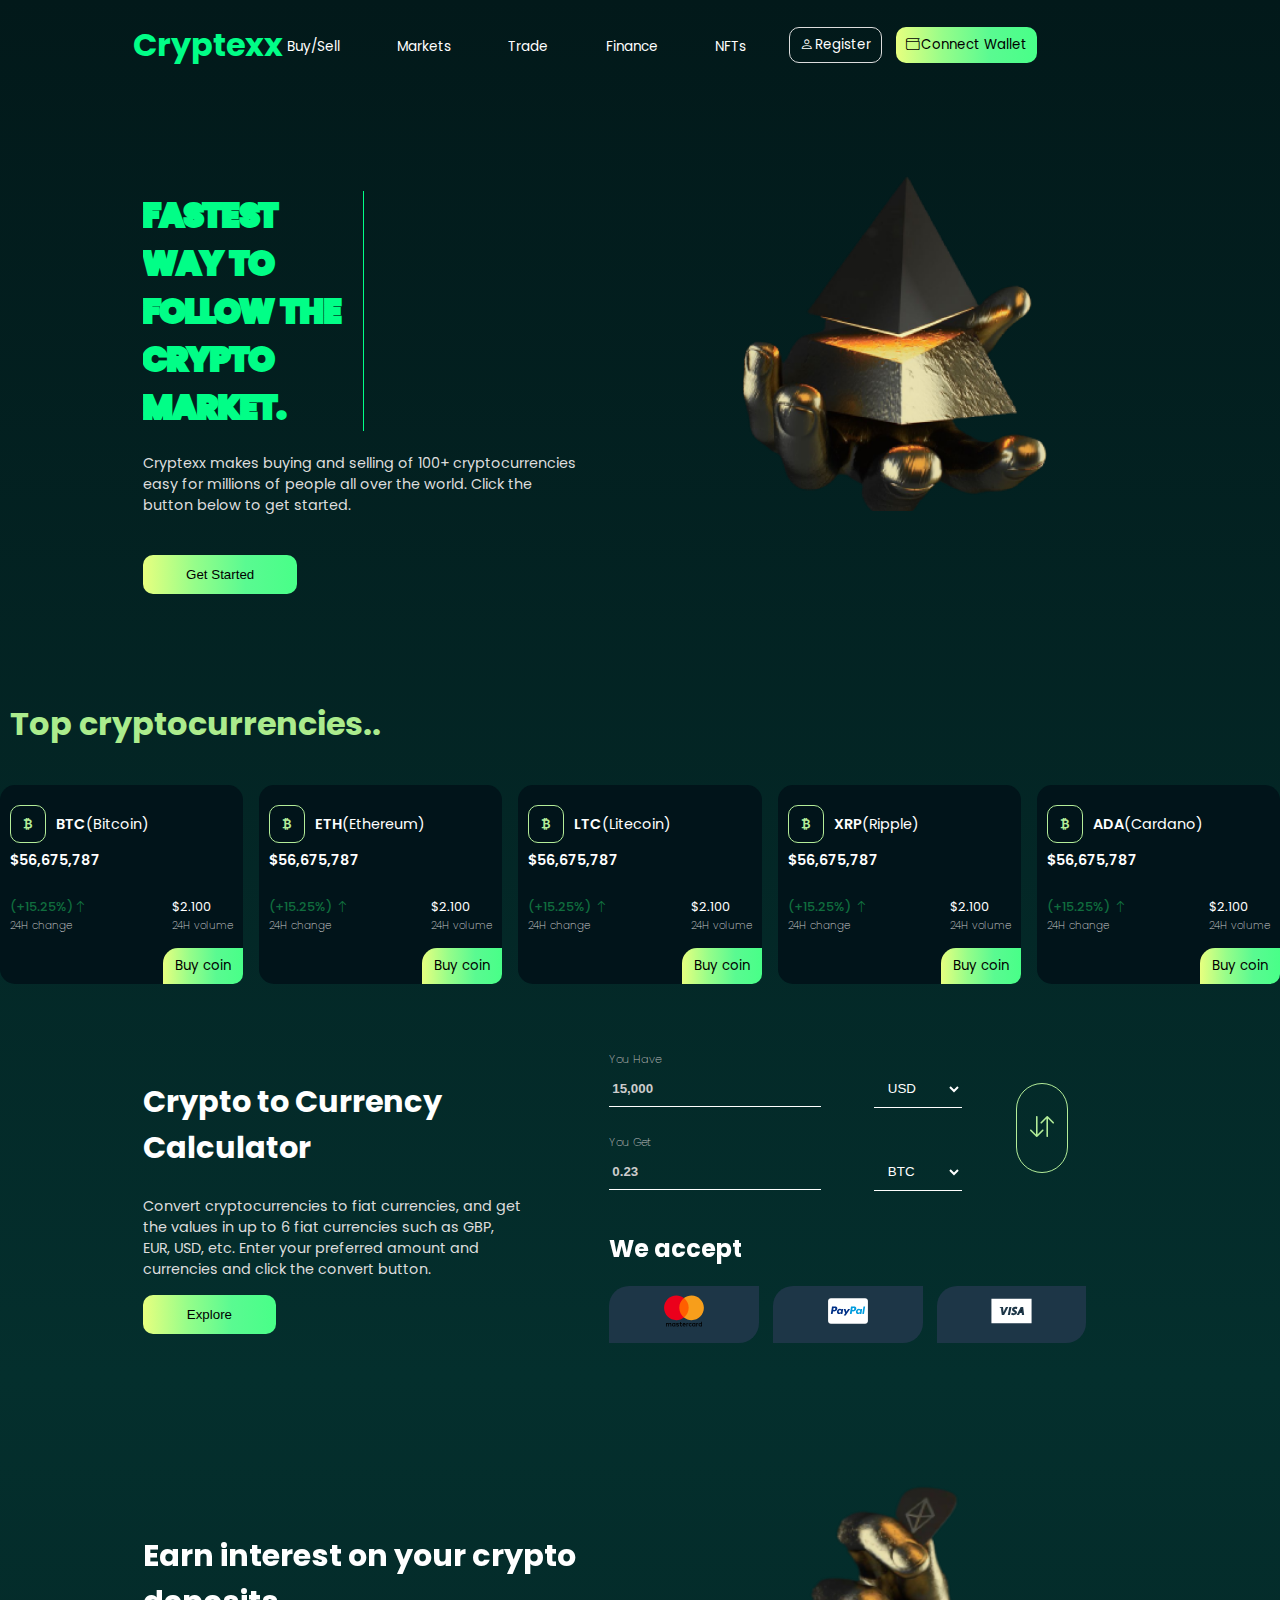
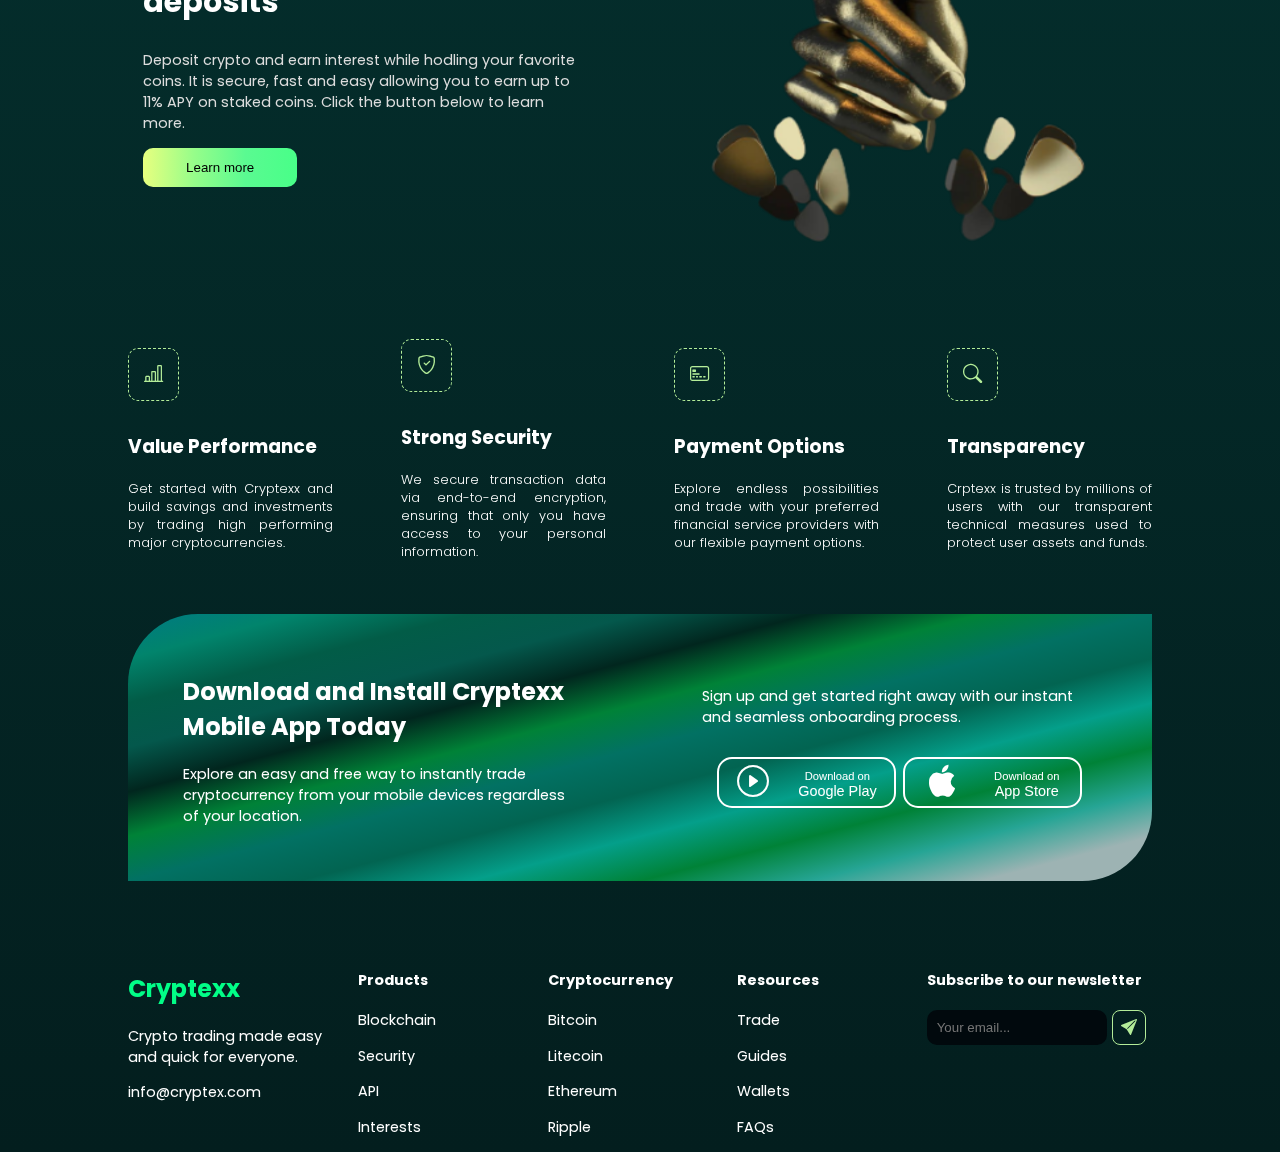
<file: index.html>
<!DOCTYPE html>
<html lang="en">
<head>
    <meta charset="UTF-8">
    <meta http-equiv="X-UA-Compatible" content="IE=edge">
    <meta name="viewport" content="width=device-width, initial-scale=1.0">
    <title>Cryptexx</title>
    <link rel="stylesheet" href="style.css">
</head>
<body>
    <!-- header section -->
    <header>
        <div class="logo-div">
            <h1><a href="index.html">Cryptexx</a></h1>
        </div>

        <nav class="large-screen">
            <ul>
                <li><a href="buy-sell.html">Buy/Sell</a></li>
                <li><a href="#">Markets</a></li>
                <li><a href="#">Trade</a></li>
                <li><a href="#">Finance</a></li>
                <li><a href="#">NFTs</a></li>
            </ul>
        </nav>

        <div class="buttons">
            <button class="register"><i class="bi bi-person"></i>Register</button>
            <button class="connect"><i class="bi bi-wallet"></i>Connect Wallet</button>
        </div>

        <i class="bi bi-list" id="icon" onclick="toggleNav()"></i>
    </header>

    <div class="mobile-nav">
        <nav class="mobile-screen">
            <ul>
                <li><a href="index.html">Home</a></li>
                <li><a href="buy-sell.html">Buy/Sell</a></li>
                <li><a href="#">Markets</a></li>
                <li><a href="#">Trade</a></li>
                <li><a href="#">Finance</a></li>
                <li><a href="#">NFTs</a></li>
                <button class="register"><i class="bi bi-person"></i>Register</button>
                <br>
                <button class="connect"><i class="bi bi-wallet"></i>Connect Wallet</button>
            </ul>
        </nav>
    </div>

    <!-- landing page banner -->
    <div class="banner">
        <div class="text">
            <h1 class="heading-text" data-text="Fastest"> way to follow the crypto market.</h1>
            <p>
                Cryptexx makes buying and selling of 100+ cryptocurrencies easy for millions of people all over the world.
                Click the button below to get started.
            </p>
            <br>
            <button>Get Started</button>
        </div>

        <div class="image">
            <img  class="banner-image" src="images/banner-image.png" alt="image from Pinterest">
        </div>
    </div>

    <!-- row displaying cryptocurrencies information -->
    <div class="crypto-heading">
        <h2>Top cryptocurrencies..</h2>
    </div>
    <div class="crypto-row">
        <div class="crypto">
            <div class="crypto-coin">
                <p class="crypto-name"><i class="bi bi-currency-bitcoin"></i><span class="bold">BTC</span>(Bitcoin)</p>
                <p class="crypto-price">$56,675,787</p>
            </div>    
            <div class="crypto-info">
                <p class="percent">
                    (+15.25%)<i class="bi bi-arrow-up"></i>
                    <br>
                    <span>24H change</span>
                </p>
                <p class="value">
                    $2.100
                    <br>
                    <span>24H volume</span>
                </p>
            </div>
            <button>Buy coin</button>
        </div>

        <div class="crypto">
            <div class="crypto-coin">
                <p class="crypto-name"><i class="bi bi-currency-bitcoin"></i><span class="bold">ETH</span>(Ethereum)</p>
                <p class="crypto-price">$56,675,787</p>
            </div>
            <div class="crypto-info">
                <p class="percent">
                    (+15.25%) <i class="bi bi-arrow-up"></i>
                    <br>
                    <span>24H change</span>
                </p>

                <p class="value">
                    $2.100
                    <br>
                    <span>24H volume</span>
                </p>
            </div>
            <button>Buy coin</button>
        </div>

        <div class="crypto">
            <div class="crypto-coin">
                <p class="crypto-name"><i class="bi bi-currency-bitcoin"></i><span class="bold">LTC</span>(Litecoin)</p>
                <p class="crypto-price">$56,675,787</p>
            </div>
            <div class="crypto-info">
                <p class="percent">
                    (+15.25%) <i class="bi bi-arrow-up"></i>
                    <br>
                    <span>24H change</span>
                </p>

                <p class="value">
                    $2.100
                    <br>
                    <span>24H volume</span>
                </p>
            </div>
            <button>Buy coin</button>
        </div>

        <div class="crypto">
            <div class="crypto-coin">
                <p class="crypto-name"><i class="bi bi-currency-bitcoin"></i><span class="bold">XRP</span>(Ripple)</p>
                <p class="crypto-price">$56,675,787</p>
            </div>
            <div class="crypto-info">
                <p class="percent">
                    (+15.25%) <i class="bi bi-arrow-up"></i>
                    <br>
                    <span>24H change</span>
                </p>

                <p class="value">
                    $2.100
                    <br>
                    <span>24H volume</span>
                </p>
            </div>
            <button>Buy coin</button>
        </div>

        <div class="crypto">
            <div class="crypto-coin">
                <p class="crypto-name"><i class="bi bi-currency-bitcoin"></i><span class="bold">ADA</span>(Cardano)</p>
                <p class="crypto-price">$56,675,787</p>
            </div>
            <div class="crypto-info">
                <p class="percent">
                    (+15.25%) <i class="bi bi-arrow-up"></i>
                    <br>
                    <span>24H change</span>
                </p>

                <p class="value">
                    $2.100
                    <br>
                    <span>24H volume</span>
                </p>
            </div>
            <button>Buy coin</button>
        </div>

        <!-- <div class="crypto">
            <div class="crypto-coin">
                <p class="crypto-name"><i class="bi bi-currency-bitcoin"></i><span class="bold">BTC</span>(Bitcoin)</p>
                <p class="crypto-price">$56,675,787</p>
            </div>
            <div class="crypto-info">
                <p class="percent">
                    (+15.25%) <i class="bi bi-arrow-up"></i>
                    <br>
                    <span>24H change</span>
                </p>

                <p class="value">
                    $2.100
                    <br>
                    <span>24H volume</span>
                </p>
            </div>
            <button>Buy coin</button>
        </div>

        <div class="crypto">
            <div class="crypto-coin">
                <p class="crypto-name"><i class="bi bi-currency-bitcoin"></i><span class="bold">BTC</span>(Bitcoin)</p>
                <p class="crypto-price">$56,675,787</p>
            </div>
            <div class="crypto-info">
                <p class="percent">
                    (+15.25%) <i class="bi bi-arrow-up"></i>
                    <br>
                    <span>24H change</span>
                </p>

                <p class="value">
                    $2.100
                    <br>
                    <span>24H volume</span>
                </p>
            </div>
            <button>Buy coin</button>
        </div>

        <div class="crypto">
            <div class="crypto-coin">
                <p class="crypto-name"><i class="bi bi-currency-bitcoin"></i><span class="bold">BTC</span>(Bitcoin)</p>
                <p class="crypto-price">$56,675,787</p>
            </div>
            <div class="crypto-info">
                <p class="percent">
                    (+15.25%) <i class="bi bi-arrow-up"></i>
                    <br>
                    <span>24H change</span>
                </p>

                <p class="value">
                    $2.100
                    <br>
                    <span>24H volume</span>
                </p>
            </div>
            <button>Buy coin</button>
        </div>

        <div class="crypto">
            <div class="crypto-coin">
                <p class="crypto-name"><i class="bi bi-currency-bitcoin"></i><span class="bold">BTC</span>(Bitcoin)</p>
                <p class="crypto-price">$56,675,787</p>
            </div>
            <div class="crypto-info">
                <p class="percent">
                    (+15.25%) <i class="bi bi-arrow-up"></i>
                    <br>
                    <span>24H change</span>
                </p>

                <p class="value">
                    $2.100
                    <br>
                    <span>24H volume</span>
                </p>
            </div>
            <button>Buy coin</button>
        </div>

        <div class="crypto">
            <div class="crypto-coin">
                <p class="crypto-name"><i class="bi bi-currency-bitcoin"></i><span class="bold">SOL</span>(Bitcoin)</p>
                <p class="crypto-price">$56,675,787</p>
            </div>
            <div class="crypto-info">
                <p class="percent">
                    (+15.25%) <i class="bi bi-arrow-up"></i>
                    <br>
                    <span>24H change</span>
                </p>

                <p class="value">
                    $2.100
                    <br>
                    <span>24H volume</span>
                </p>
            </div>
            <button>Buy coin</button>
        </div> -->
    </div>

    <!-- rows for displaying calculator and other information -->
    <div class="row">
        <div class="text">
            <h2>Crypto to Currency Calculator</h2>
            <p>
                Convert cryptocurrencies to fiat currencies, and get the values 
                in up to 6 fiat currencies such as GBP, EUR, USD, etc.
                Enter your preferred amount and currencies and click the convert button.
            </p>
            <button>Explore</button>
        </div>

        <div class="calculator">
            <div class="calculate">
                <form action="">
                    <div>
                        <label for="">You Have</label>
                        <div class="calc">
                            <input type="text" name="currency-amount" id="currency-amount" inputmode="numeric" autofocus placeholder="15,000">
                            <select name="currency" id="currency" value="NGN">
                                <option value="USD">USD</option>
                                <option value="NGN">NGN</option>
                                <option value="GBP">GBP</option>
                                <option value="EUR">EUR</option>
                                <option value="CAD">CAD</option>
                                <option value="CNY">CNY</option>
                            </select>
                        </div>
                    </div>
    
                    <div>
                        <label for="">You Get</label>
                        <div class="calc">
                            <input type="text" name="crypto-amount" id="crypto-amount" placeholder="0.23" readonly>
                            <select name="crypto" id="crypto" value="BTC">
                                <option value="BTC">BTC</option>
                                <option value="ETH">ETH</option>
                                <option value="LTC">LTC</option>
                                <option value="ADA">ADA</option>
                                <option value="XRP">XRP</option>
                                <option value="SOL">SOL</option>
                            </select>
                        </div>
                    </div>
                </form>
                <div>
                    <button><i class="bi bi-arrow-down-up"></i></button>
                </div>
            </div>

            <h2>We accept</h2>
            <div class="payment-options">
                <div>
                    <img src="images/mastercard.svg" alt="Mastercard Logo" class="mastercard pay-logo" >
                </div>
                <div>
                    <img src="images/paypal.svg" alt="Paypal Logo" class="paypal pay-logo">
                </div>
                <div>
                    <img src="images/visa.svg" alt="Visa Logo" class="visa pay-logo">
                </div>
                <!-- <div class="paystack">
                    <img src="" alt="">
                </div> -->
            </div>
        </div>
    </div>

    <div class="deposit-row">
        <div class="text">
            <h2>Earn interest on your crypto deposits</h2>
            <p>
                Deposit crypto and earn interest while hodling your favorite coins. 
                It is secure, fast and easy allowing you to earn up to 11% APY on staked coins. 
                Click the button below to learn more.
            </p>
            <button>Learn more</button>
        </div>

        <div class="image">
            <img class="deposit-image" src="images/deposit.png" alt="image from pinterest">
        </div>
    </div>

    <!--About us and our core values section -->
    <div class="about">
        <div>
            <i class="bi bi-bar-chart-line"></i>
            <br><br>
            <h3>Value Performance</h3>
            <p>
                Get started with Cryptexx and build savings and 
                investments by trading high performing major cryptocurrencies.
            </p>
        </div>

        <div>
            <i class="bi bi-shield-check"></i>
            <br><br>
            <h3>Strong Security</h3>
            <p>
                We secure transaction data via end-to-end encryption, 
                ensuring that only you have access to your personal information.
            </p>
        </div>

        <div>
            <i class="bi bi-credit-card-2-front"></i>
            <br><br>
            <h3>Payment Options</h3>
            <p>
                Explore endless possibilities and trade with your preferred financial service 
                providers with our flexible payment options.
                
            </p>
        </div>

        <div>
            <i class="bi bi-search"></i>
            <br><br>
            <h3>Transparency</h3>
            <p>
                Crptexx is trusted by millions of users with our transparent technical measures 
                used to protect user assets and funds.
            </p>
        </div>
    </div>

    <!-- Install mobile apps section -->
    <div class="row install-apps">
        <div>
            <h2>Download and Install Cryptexx Mobile App Today</h2>
            <p> 
                Explore an easy and free way to instantly trade cryptocurrency from 
                your mobile devices regardless of your location.
            </p>
        </div>

        <div>
            <p>Sign up and get started right away with our instant and seamless onboarding process. </p>
            <div class="buttons">
                <button>
                    <i class="bi bi-play-circle"></i>
                    <p><span class="small">Download on</span><br>Google Play</p>
                </button>
                <button>
                    <i class="bi bi-apple"></i>
                    <p><span class="small">Download on</span><br>App Store</p>
                </button>
            </div>
        </div>
    </div>

    <footer>
        <div class="foot">
            <h2>Cryptexx</h2>
            <p>Crypto trading made easy and quick for everyone.</p>
            <p>info@cryptex.com</p>
        </div>

        <div class="foot">
            <h4>Products</h4>
            <p>Blockchain</p>
            <p>Security</p>
            <p>API</p>
            <p>Interests</p>
        </div>

        <div class="foot">
            <h4>Cryptocurrency</h4>
            <p>Bitcoin</p>
            <p>Litecoin</p>
            <p>Ethereum</p>
            <p>Ripple</p>
        </div>

        <div class="foot">
            <h4>Resources</h4>
            <p>Trade</p>
            <p>Guides</p>
            <p>Wallets</p>
            <p>FAQs</p>
        </div>

        <div class="foot">
            <h4>Subscribe to our newsletter</h4>
            <form class="subscribe">
                <input type="email" autofocus required placeholder="Your email...">
                <i id="subscribe" class="bi bi-send-fill"></i>
            </form>
        </div>
    </footer>

    <script src="script.js"></script>
</body>
</html>
</file>
<file: style.css>
/* #49F992
#92A7AA
#FFF */
@import url('https://fonts.googleapis.com/css2?family=Poppins&display=swap');
@import url("https://cdn.jsdelivr.net/npm/bootstrap-icons@1.8.3/font/bootstrap-icons.css");

*{
    box-sizing: border-box;
}

body{
    margin: 0;
    padding: 0;
    background: linear-gradient(#02191A, #042F2D, #031E1E);
    color: #FFF;
    font-family: 'Poppins', sans-serif;
}

header{
    width: 80%;
    height: 10vh;
    margin: auto;
    padding: 10px 10px 10px 5px;
    display: flex;
    justify-content: space-between;
    align-items: center;
    background: transparent;
}

.logo-div{
    width: 10%;
}

.logo-div h1 a, .foot h2{
    text-decoration: none;
    color: #01FE87;
    
}

nav{
    width: 50%;
}

nav ul{
    display: flex;
    justify-content: space-between;
    align-items: center;
}

nav ul li{
    display: inline;
    list-style: none;
}

nav ul li a{ 
    padding: 3px;
    text-decoration: none;
    color: #FFF;
    font-size: 0.85rem;
}

nav ul li a:hover{ 
    border-bottom: 2px solid #48ff88;
}

header .buttons{
    width: 35%;
    margin-left: 30px;
}

.register{
    padding: 7px 10px;
    color: #FFF;
    background: transparent;
    border: 1px solid #ddd;
    outline: none;
    border-radius: 10px;
    margin-right: 10px;
    font-family: inherit;
}

.connect{
    padding: 8px 10px;
    color: #000;
    background: linear-gradient(to right, #E7FF7F, #96FD8A,#5AFA91, #48ff88);
    border: none;
    outline: none;
    border-radius: 10px;
    font-family: inherit;
}

.bi-person, .bi-wallet{
    margin-right: 2px;
}

.bi-list, .bi-x{
    padding: 2px 10px;
    display: none;  
    font-size: 2.5rem;
    border-radius: 15px;
    font-weight: 600;
}

.bi-list{
    color: #48FF88;
    border: 2px solid #48FF88;
}

.bi-x{
    color: #042F2D;
    border: 2px solid #042F2D;
}

.mobile-nav{
    width: 100%;
    height: 100vh;
    display:none;
    position: fixed;
    top: 0;
    left: 0;
    background: #01FE87;
    z-index: 7;
}

nav.mobile-screen{
    width: 75%;
    margin: auto;
}

nav.mobile-screen ul{
    display: flex;
    flex-direction: column;
    justify-content: space-between;
    align-items: center;
}

nav.mobile-screen ul li{
    display: inline;
    list-style: none;
    margin-bottom: 25px;
}

nav.mobile-screen ul li a{ 
    padding: 10px;
    text-decoration: none;
    color: #042F2D;
    font-size: 1.5rem;
}

nav.mobile-screen ul li a:hover{ 
    border-bottom: 2px solid #042F2D;
}

.mobile-screen ul .register, .mobile-screen ul .connect{
    padding: 9px 12px;
    color: #000;
    background: linear-gradient(to right, #E7FF7F, #96FD8A,#5AFA91, #48ff88);
    border: 1px solid #042F2D;
    outline: none;
    border-radius: 10px;
    font-family: inherit;
}

@media (min-width: 769px) and (max-width: 991px){
    header{
        width: 95%;
        margin: auto;
    }
    
    .logo-div{
        width: 10%;
    }

    .logo-div h2, .foot h2{
        font-size: 1.5rem;
    }
    
    nav.large-screen{
        width: 45%;
    }

    nav.large-screen ul li a{ 
        padding: 2px;
        font-size: 0.8rem;
    }
    
    header .buttons{
        width: 45%;
    }

    .register{
        margin-right: 5px;
    }

    .register, .connect{
        padding: 6px 9px;
    }

    .bi-list{
        display: none;
    }
}

@media (max-width: 768px){
    header{
        width: 95%;
        justify-content: space-between;
        padding: 15px 20px;
    }

    nav.large-screen, header .buttons{
        display: none;
    }

    .bi-list, .bi-x{
        display: block;
        z-index: 10;
    }
}

.banner{
    width: 80%;
    margin: 70px auto 0;
    display: flex;
    justify-content: space-between;
    align-items: center;
}

.row, .deposit-row, .about{
    width: 80%;
    margin: 40px auto;
    display: flex;
    justify-content: space-between;
    align-items: center;
}

.text{
    width: 46%;
    padding: 10px 15px;
}

.image{
    width: 50%;
    padding: 10px;
}

.banner-image{
    width: 100%;
    max-height: 500px;
    margin: -150px auto 0;
}

.deposit-image{
    width: 100%;
    max-height: 500px;
    margin: auto ;
}

.banner .text{
    height: 500px;
}

.banner .text p, .row .text p, .deposit-row .text p{
    color: #DDD;
    font-size: 0.9rem;
}

.text button{
    width: 35%;
    padding: 12px 15px;
    color: #000;
    background: linear-gradient(to right, #E7FF7F, #96FD8A,#5AFA91, #48ff88);
    border: none;
    outline: none;
    border-radius: 10px;
}

.register:hover, .connect:hover, .text button:hover{
    transform: scale(1.01);
    box-shadow: rgba(149, 157, 165, 0.2) 0px 2px 10px 10px;
}

@media (min-width: 769px) and (max-width: 991px){
    .banner, .row, .deposit-row, .about{
        width: 90%;
        margin: 40px auto 20px;
    }    
    
    .text{
        width: 48%;
        padding: 10px;
    }
    
    .image{
        width: 51%;
    }
    
    .text button{
        width: 45%;
    }
}

@media (max-width: 768px){
    .banner, .row, .deposit-row, .about{
        width: 90%;
        flex-direction: column;
    }
    
    .text, .image{
        width: 100%;
    }

    .banner-image{
        width: 100%;
        max-height: 500px;
        margin: auto;
    }

    .text{
        margin-bottom: 20px;
    }
    
    .text button{
        width: 50%;
    }

    .banner .text p, .row .text p, .deposit-row .text p{
        font-size: 1.1rem;
    }
}

.crypto-heading{
    width: 80%;
    margin: 30px 0 10px;
}

.crypto-heading h2{
    padding: 10px;
    color: #ABEC8D;
    font-size: 2rem;
}

.crypto-row{
    width: 100%;
    margin: 10px auto 30px;
    display: flex;
    justify-content: space-between;
    align-items: center;
    flex-wrap: wrap;
}

.crypto{
    width: 19%;
    margin-bottom: 20px;
    padding: 15px 10px 12px;
    position: relative;
    background-color:#01141a;
    border-radius: 15px;
}

.crypto-name{
    margin-bottom: 15px;
    font-size: 0.9rem;
}

.crypto-name .bi{
    padding: 8px 10px;
    margin-right: 10px;
    border: 1px solid #B4ED99;
    border-radius: 10px;
    color: #B4ED99;
}

.crypto-name .bold{
    font-weight: 600;
}

.crypto-price{
    font-size: 0.9rem;
    font-weight: 600;
}

.crypto-info{
    width: 100%;
    display: flex;
    justify-content:space-between;
    align-items:center;
    margin-bottom: 25px;
}

.crypto-info .percent{
    color:#106D3E;
    font-size: 0.8rem;
    font-weight: 500;
}

.crypto-info .value{
    color:#FFF;
    font-size: 0.8rem;
}

.crypto-info .percent span, .crypto-info .value span{
    color: #CCC;
    font-size: 0.65rem;
    font-weight: 200;
}

.crypto button{
    margin: 0;
    padding: 8px 12px;
    position: absolute;
    bottom: 0;
    right: 0;
    background: linear-gradient(to right, #E7FF7F, #96FD8A,#5AFA91, #48ff88);
    color: #000;
    font-family: inherit;
    border: none;
    outline: none;
    border-top-left-radius: 15px;
    border-bottom-right-radius: 10px;
}

.crypto button:hover{
    transform: scale(1.02);
}

@media (min-width: 769px) and (max-width: 991px){
    .crypto-heading h2{
        font-size: 1.8rem;
    }
    
    .crypto{
        width: 24%;
    }

    .crypto:last-of-type{
        display:none;
    }
    
    .crypto button{
        padding: 7px 11px;
    } 
}

@media (max-width: 768px){
    .crypto-heading h2{
        font-size: 1.5rem;
    }
    
    .crypto-row{
        flex-direction: column;
    }
    
    .crypto{
        width: 75%;
        margin: 15px auto;
        padding: 15px ;
    }

    .crypto:last-of-type{
        display:none;
    }
    
    .crypto button{
        padding: 9px 15px;
    }

    .crypto-name, .crypto-price{
        font-size: 1.1rem;
        font-weight: 500;
    }
}

.row .text{
    width: 40%;
    padding: 10px 15px;
}

.row .text h2, .deposit-row .text h2{
    font-size: 1.9rem;
}

.calculator{
    width: 53%;
}

.calculate{
    width: 100%;
    display: flex;
    justify-content: space-between;
    align-items: center;
}

.calculate form{
    width: 65%;
    display: flex;
    flex-direction: column;
    justify-content: space-between;
    align-items: flex-start;
}

.calculate div{
    width: 25%;
    margin-left: 15px;
}

.calculate div button{
    height: 90px;
    padding: 10px 13px;
    border: 1px solid #B4ED99;
    border-radius: 30px;
    background: transparent;
    color: #B4ED99;
    font-size: 1.5rem;
}

.calculate div button:hover{
    color: #000;
    background: #B4ED99;
}

.calculate form div{
    width:100%;
    margin: 0;
}

.calculate form div label{
    font-size: 0.7rem;
    font-weight: 200;
    color: #BBB;
}

.calculate form div .calc{
    width: 100%;
    display: flex;
    justify-content:space-between;
    align-items:center;
    margin-bottom: 20px;
}

form div .calc input{
    width: 60%;
    padding: 10px 10px 10px 3px;
    background: transparent;
    color: #FFF;
    outline: none;
    border: none;
    border-bottom: 1px solid #FFF;
    font-weight: 600;
}

form div .calc input::placeholder{
    color: #CCC;
}

form div .calc select{
    width: 25%;
    padding: 10px;
    background: transparent;
    color: #FFF;
    outline: none;
    border: none;
    border-bottom: 1px solid #FFF;
}

form div .calc option{
    color: #000;
    background:  #48ff88;
}

.payment-options{
    width: 95%;
}

.payment-options div{
    width: 29%;
    padding: 5px;
    margin-right: 2%;
    display: inline-block;
    background: #1d3647;
    text-align: center;
    border-top-left-radius: 20px;
    border-bottom-right-radius: 20px;
}

.pay-logo{
    width: 95%;
    margin: auto;
    height: 40px;
}

@media (min-width: 769px) and (max-width: 991px){
    .row .text{
        width: 44%;
        padding: 10px 20px;
    }
    
    .row .text h2, .deposit-row .text h2{
        font-size: 1.5rem;
    }
    
    .calculator{
        width: 54%;
    }

    form div .calc select{
        width: 30%;
    }
    
    .payment-options div{
        width: 30%;
        padding: 0;
    }
    
    .pay-logo{
        width: 95%;
        margin: auto;
        height: 50px;
    }
}

@media (max-width: 768px){
    .row .text{
        width: 90%;
        padding: 0;
    }
    
    .row .text h2, .deposit-row .text h2{
        font-size: 1.5rem;
    }

    .calculator{
        width: 90%;
    }

    .calculate form{
        width: 70%;
    }
    
    form div .calc select{
        width: 35%;
    }
    
    .pay-logo{
        height: 30px;
    } 
}

/* About Section */
.about div{
    width: 20%;
    background: transparent;
    color: #FFF;
}

.about div i{
    padding: 12px 15px;
    border: 1px dashed #B4ED99;
    border-radius: 10px;
    color: #B4ED99;
    font-size: 1.2rem;
}

.about div h3{
    font-size: 0.8rem,
}

.about div p{
    text-align: justify;
    font-size: 0.8rem;
    font-weight: 300;
}

@media (min-width: 769px) and (max-width: 991px){
    .about div{
        width: 22%;
    }
}

@media (max-width: 768px){
    .about div{
        width: 75%;
        margin-bottom: 40px;
    }

    .about div i{
        padding: 10px 12px;
        font-size: 1rem;
    }

    .about div h3, .about div p{
        font-size: 1.1rem;
    }
}

/* Install Mobile Apps Section */
.install-apps{
    padding: 25px 40px;
    background: linear-gradient( to bottom right, #007A83, #01846C, #025C47, #04584C, #01261E,
                #008237, #027163, #026451,#049F8A,  #008237, #26A595, #9DB3B3, #9DB3B3 );
    border-top-left-radius: 70px;
    border-bottom-right-radius: 70px;
}

.install-apps div{
    width: 45%;
    padding: 15px;
}

.install-apps div p{
    font-size: 0.9rem;
}

.install-apps div .buttons{
    width: 100%;
    display: flex;
    justify-content:space-between;
    align-items:center;
}

.install-apps div .buttons button{
    width: 49%;
    padding: 5px;
    display: flex;
    justify-content: space-around;
    align-items: center;
    background: transparent;
    color: #FFF;
    border: 2px solid #FFF;
    border-radius: 15px;
}

.install-apps div .buttons button:hover{
    transform: scale(1.02);
}

.install-apps div .buttons button i{
    margin-right: 5px;
}

.install-apps div .buttons button p{
    padding: 0;
    margin: 0;
    font-size: 0.9rem;
    font-weight: 500;
}

.install-apps div .buttons button p .small{
    font-size: 0.7rem;
    font-weight: 200;
}

.bi-play-circle,.bi-apple{
    font-size: 2rem;
    font-weight:500;
}

@media (min-width: 769px) and (max-width: 991px){
    .install-apps{
        padding: 15px 25px;
    }
    
    .install-apps div{
        width: 49%;
        padding: 10px;
    }
    
    .install-apps div .buttons{
        flex-direction: column;
    }

    .install-apps div .buttons button{
        max-width: 60%;
        margin-bottom: 10px;
    }
}

@media (max-width: 768px){
    .install-apps{
        padding: 10px 15px;
        border-top-left-radius: 50px;
        border-bottom-right-radius: 50px;
    }
    
    .install-apps div{
        width: 90%;
        padding: 10px;
    }
    
    .install-apps div:first-child p{
        display: none;
    }

    .install-apps div p{
        font-size: 1.1rem;
    }
}

footer{
    width: 80%;
    margin: 70px auto 0;
    display: flex;
    justify-content: space-between;
    align-items: flex-start;
}

.foot:first-of-type, .foot:last-of-type{
    width: 22%;
}

.foot{
    width: 18%;
}

.foot h4, .foot p{
    font-size: 0.9rem;
}

.foot form{
    display: flex;
}

.foot form input{
    width: 80%;
    padding: 10px;
    border-radius: 10px;
    border: none;
    outline: none;
    background: #01090D;
    color: #FFF;
}

.foot form i{
    padding: 4px 8px;
    margin-left: 5px;
    border: 1px solid #B4ED99;
    border-radius: 8px;
    color: #B4ED99;
}

.foot form i:hover{
    color: #000;
    background: #B4ED99;
}

@media (min-width: 769px) and (max-width: 991px){
    footer{
        width: 90%;
    }

    .foot:first-of-type, .foot:last-of-type{
        width: 21%;
    }

    .foot{
        width: 19%;
    }
}

@media (max-width: 768px){
    footer{
        width: 90%;
        flex-direction: column;
        padding: 5px 10px 15px;
    }

    .foot:first-of-type, .foot:last-of-type{
        width: 95%;
    }

    .foot{
        width: 95%;
    }

    .foot h4, .foot p{
        font-size: 1.15rem;
    }

    .foot form input{
        width: 60%;
    }
}

div.center{
    width: 60%;
    margin: 100px auto;
    text-align: center;
}

.pulse{
    width: 50px;
    height: 50px;
    margin-left: 50%;
    border-radius: 50%;
    background: #CEFFAE;
    position: relative;
}

.pulse::after{
    animation: pulse 1000ms cubic-bezier(0.9, 0.7, 0.5, 0.9) infinite;
}

@keyframes pulse {
    0% {
        opacity: 0;
    }
    50%{
        transform: scale(1.4);
        opacity: 0.4;
    }
}

.pulse::after{
    content: '';
    position: absolute;
    width: 100%;
    height: 100%;
    top: 0;
    left:0;
    background: #48FF88;
    border-radius: 50%;
    z-index: -1;
}

/* Heading Text animation styling */
.heading-text{
    text-transform: uppercase;
}

.heading-text::before{
    content: attr(data-text);
}

.heading-text[data-text]{
    width: 50%;
    color: #01Fe87;
    -webkit-text-stroke: 0.3vw #01FE87;
    border-right: 1px solid #01FE87;
    overflow: hidden;
    animation: animate 5s linear infinite;
}

@keyframes animate{
    0%, 10%, 100%{
        width: 50%;
    }

    70%, 90%{
        width: 100%;
    }
}
</file>
